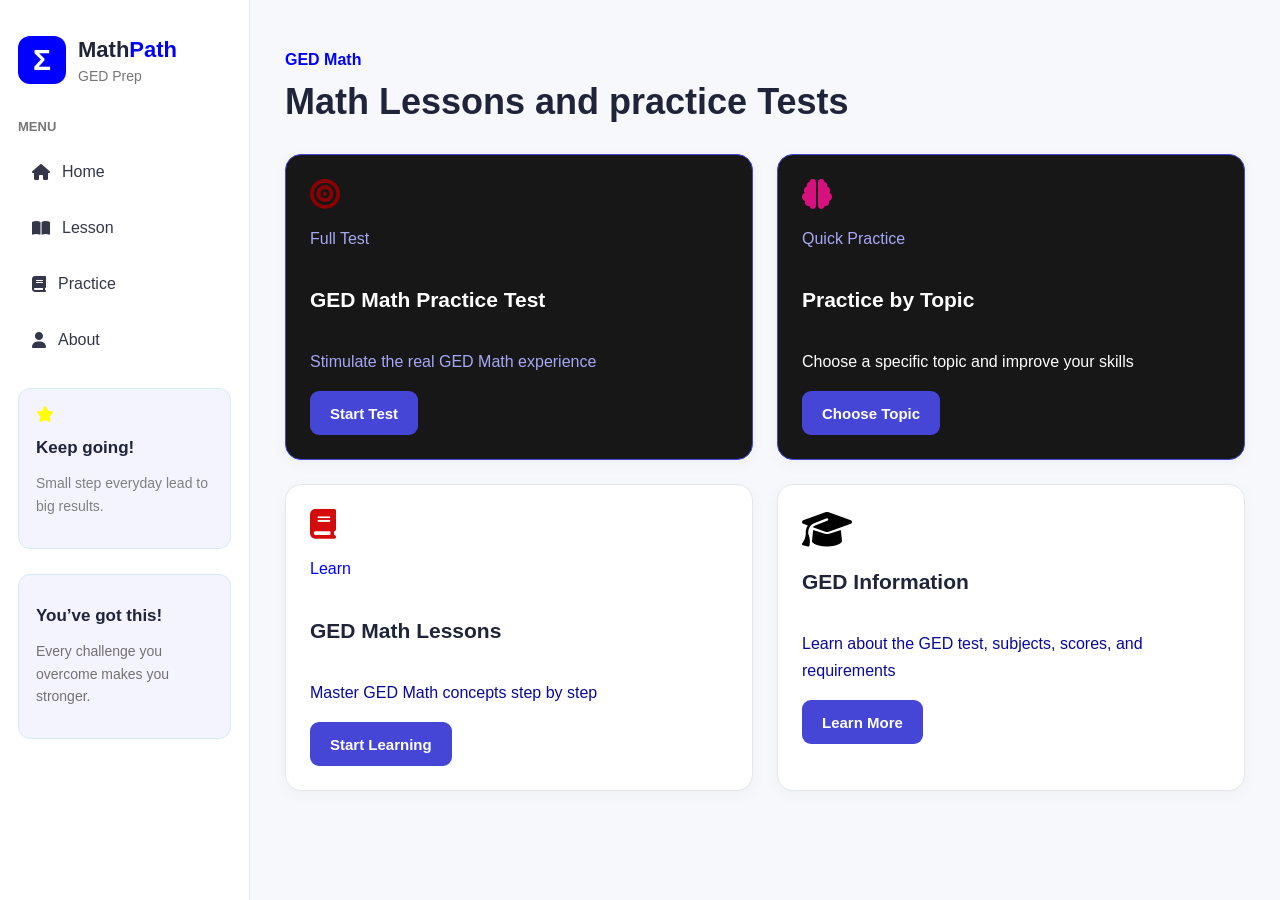
<file: index.html>
<!DOCTYPE html>
<html lang="en">

    <head>
        
        <!-- Google tag (gtag.js) -->
        <script async src="https://www.googletagmanager.com/gtag/js?id=G-ZPNDLRY6LM"></script>
        <script>
          window.dataLayer = window.dataLayer || [];
          function gtag(){dataLayer.push(arguments);}
          gtag('js', new Date());
        
          gtag('config', 'G-ZPNDLRY6LM');
        </script>

      <meta charset="utf-8">
      <meta name="viewport" content="width=device-width, initial-scale=1.0">
      <meta name="google-site-verification" content="QpsDoaMDOqGHe27wv4IySClqO9xwnsXfHRm6nEXWphU" />


      <title>GED MathPath | GED Math Lessons & Practice Tests</title>
      <link rel="icon" type="image/png" href="favicon.png">
      <meta name="description" content="Prepare for the GED Math test with clear math lessons, worked examples, and practice questions to build your skills and confidence.">

      <link rel="stylesheet" href="styles/main-page.css">
      <link
              rel="stylesheet"
              href="https://cdnjs.cloudflare.com/ajax/libs/font-awesome/6.7.2/css/all.min.css"
      >
    </head>


    <body>

        <aside class="sidebar">

            <div class="sidebar-header">

                <div class="logo">
                  <h2>Σ</h2>
                </div>

                <div class="sidebar-header-texts">
                  <h1>Math<span style="color:blue;">Path</span></h1>
                  <p>GED Prep</p>
                </div>

            </div>

            <div class="sidebar-menu">

              <p>Menu</p>


              <div class="sidebar-menu-button">

                <a href="index.html">
                  <button>
                    <i class="fa-solid fa-house"></i>
                    Home
                  </button>
                </a>

                <a href="pages/lessons.html">
                  <button>
                    <i class="fa-solid fa-book-open"></i>
                    Lesson
                  </button>
                </a>

                <a href="pages/practice-sets.html">
                  <button>
                    <i class="fa-solid fa-book"></i>
                    Practice
                  </button>
                </a>


                <a href="pages/about.html">
                  <button>
                    <i class="fa-solid fa-user"></i>
                    About
                  </button>
                </a>

              </div>


              <div class="sidebar-menu-card">

                <i
                        class="fa-solid fa-star"
                        style="color: yellow"
                ></i>

                <h2>Keep going!</h2>

                <p style="color: gray">
                  Small step everyday lead to big results.
                </p>

              </div>

              <div class="sidebar-menue-card2">

                <h2>You’ve got this!</h2>

                <p style="color: #777070">
                  Every challenge you overcome makes you stronger.
                </p>

              </div>

            </div>

        </aside>



        <div class="main-body">

          <p style="color: blue">
            GED Math
          </p>

          <h1>
            Math Lessons and practice Tests
          </h1>



          <div class="all-cards">


            <div class="practice-card">

              <i
                      class="fa-solid fa-bullseye"
                      style="color: darkred; font-size: 30px"
              ></i>

              <p style="color: #a7a7f6">
                Full Test
              </p>

              <h2>
                GED Math Practice Test
              </h2>

              <p style="color: #a7a7f6">
                Stimulate the real GED Math experience
              </p>
              <a href="pages/practice-sets.html">
              <button>
                Start Test
              </button>
              </a>

            </div>



            <div class="practice-by-topic-car">

              <i
                      class="fa-solid fa-brain"
                      style="color: #d6117d; font-size: 30px;"
              ></i>

              <p style="color: #a7a7f6">
                Quick Practice
              </p>

              <h2>
                Practice by Topic
              </h2>

              <p>
                Choose a specific topic and improve your skills
              </p>
              <a href="pages/practice-topics.html">
              <button>
                Choose Topic
              </button>
              </a>

            </div>



            <div class="lesson-card">

              <i
                      class="fa-solid fa-book"
                      style="color: #d30b0b; font-size: 30px;"
              ></i>

              <p style="color: blue">
                Learn
              </p>

              <h2>
                GED Math Lessons
              </h2>

              <p style="color: #09099a">
                Master GED Math concepts step by step
              </p>
              <a href="pages/lessons.html">
              <button>
                Start Learning
              </button>
              </a>

            </div>



            <div class="GED-info-card">

              <i
                      class="fa-solid fa-graduation-cap"
                      style="color: black; font-size: 40px;"
              ></i>

              <h2>
                GED Information
              </h2>

              <p style="color:#09099a">
                Learn about the GED test, subjects, scores, and requirements
              </p>
              <a href="pages/about.html">
              <button>
                Learn More
              </button>
              </a>

            </div>

          </div>

        </div>

    </body>

</html>
</file>
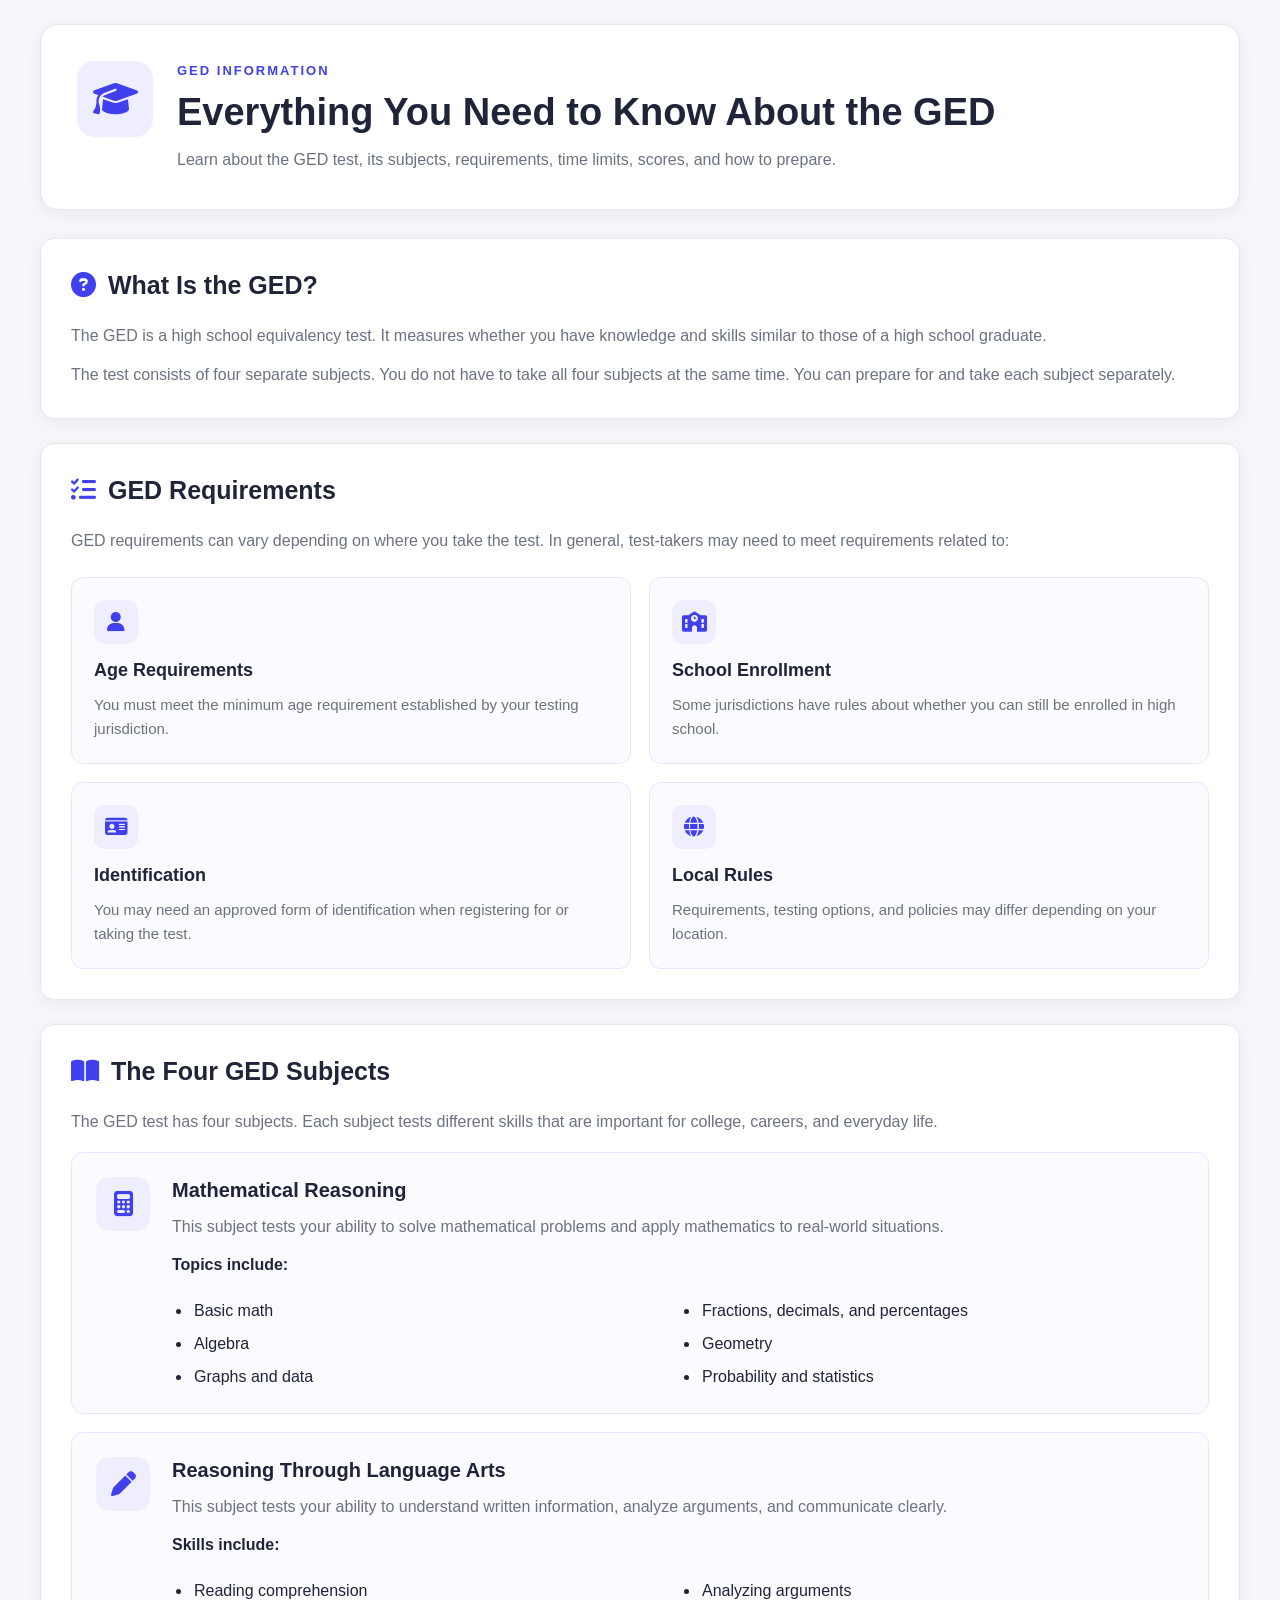
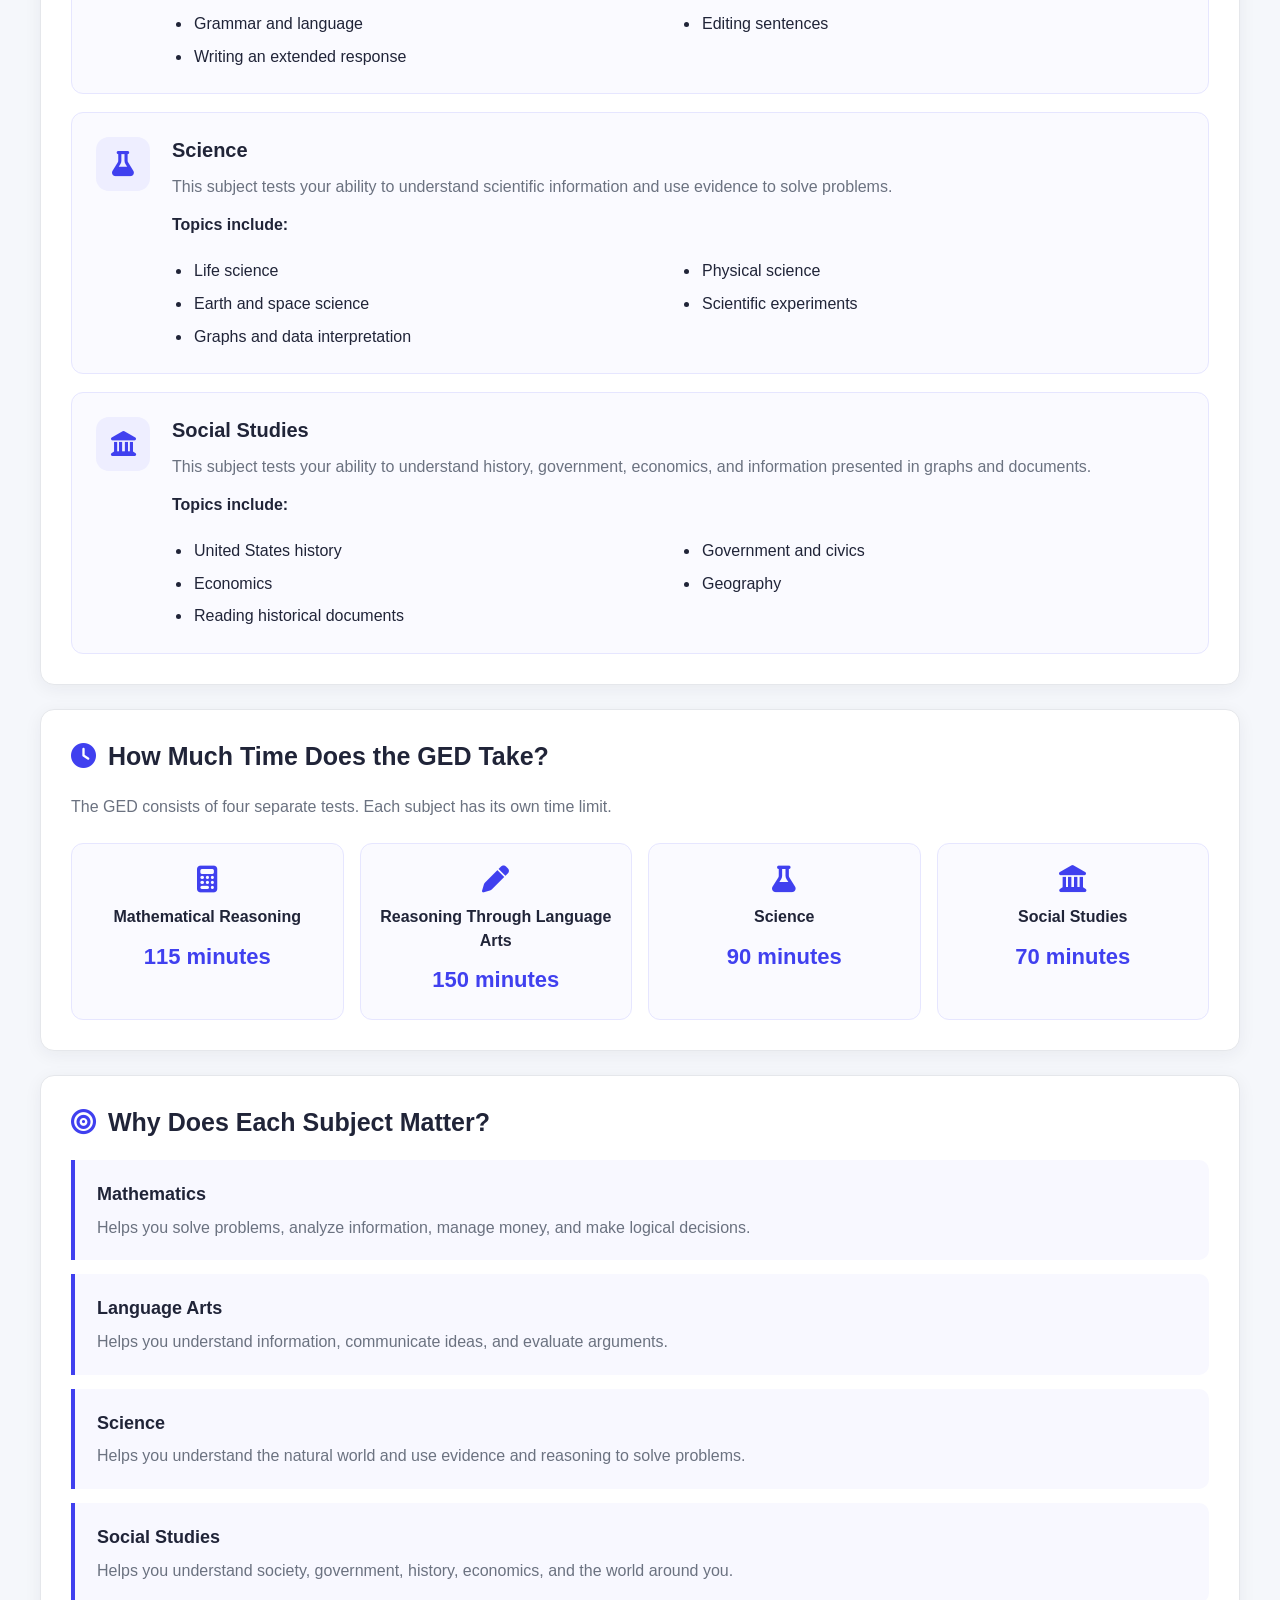
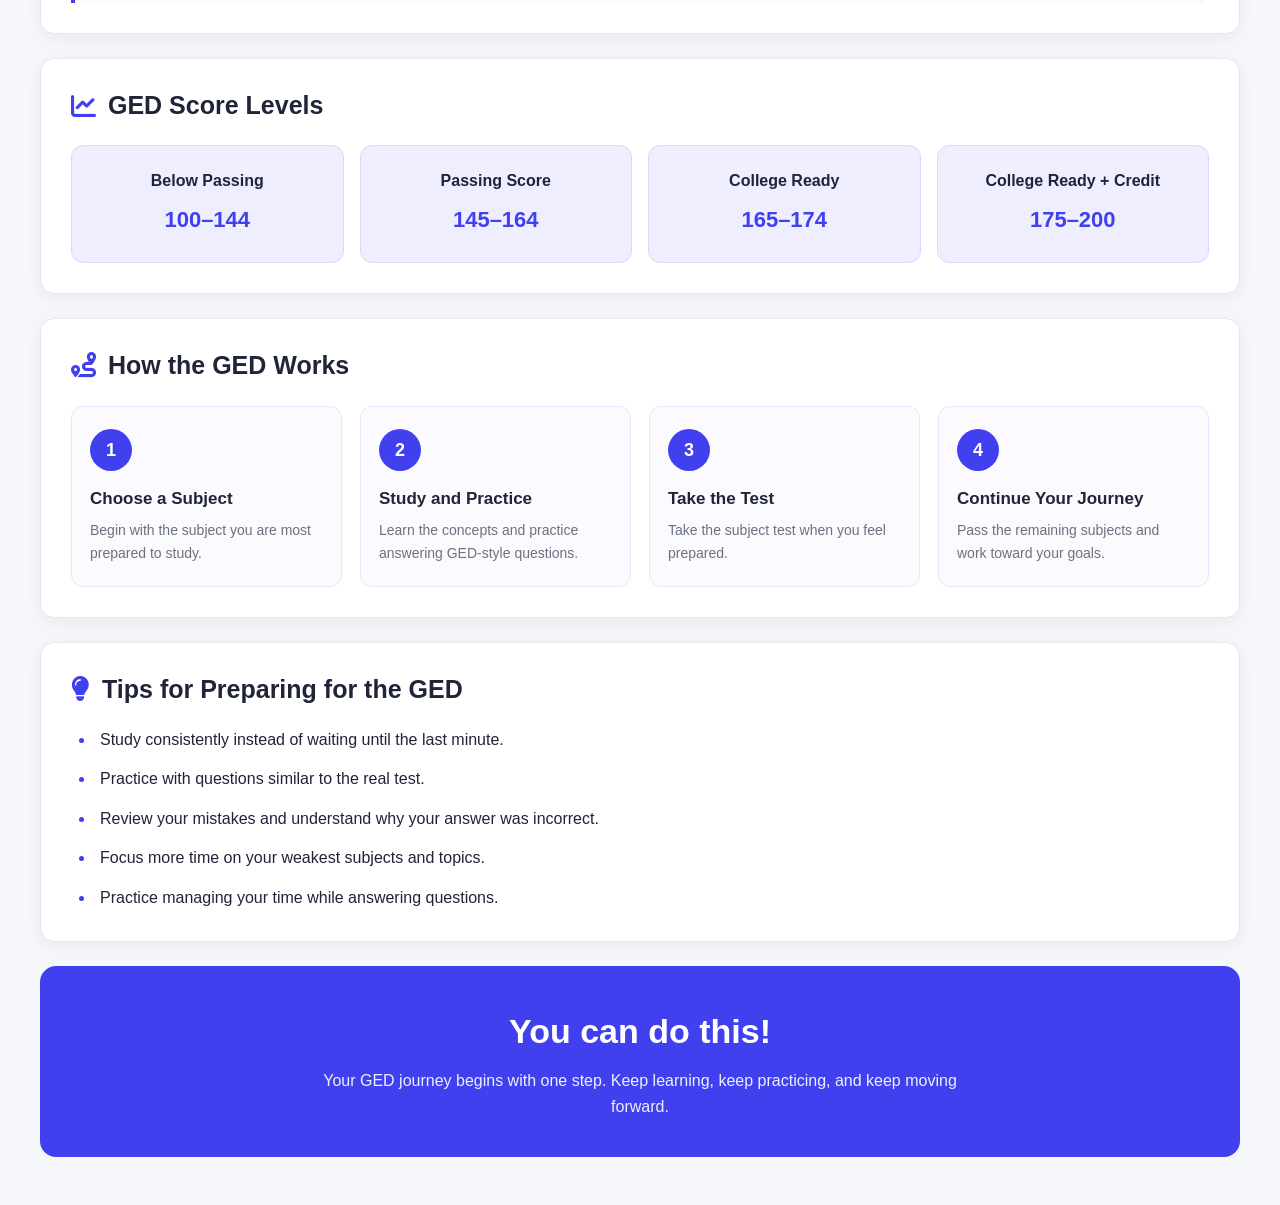
<file: pages/about.html>
<!DOCTYPE html>
<html lang="en">

<head>
    <meta charset="utf-8">
    <meta name="viewport" content="width=device-width, initial-scale=1">

    <title>GED Information</title>

    <link rel="stylesheet" href="../styles/about.css">

    <link
            rel="stylesheet"
            href="https://cdnjs.cloudflare.com/ajax/libs/font-awesome/6.7.2/css/all.min.css"
    >
</head>

<body>

<main class="ged-information">

    <!-- Page Header -->
    <section class="ged-header">

        <i class="fa-solid fa-graduation-cap"></i>

        <div>
            <p>GED INFORMATION</p>

            <h1>Everything You Need to Know About the GED</h1>

            <p>
                Learn about the GED test, its subjects, requirements,
                time limits, scores, and how to prepare.
            </p>
        </div>

    </section>


    <!-- What Is the GED? -->
    <section class="information-section">

        <h2>
            <i class="fa-solid fa-circle-question"></i>
            What Is the GED?
        </h2>

        <p>
            The GED is a high school equivalency test. It measures whether
            you have knowledge and skills similar to those of a high school
            graduate.
        </p>

        <p>
            The test consists of four separate subjects. You do not have to
            take all four subjects at the same time. You can prepare for and
            take each subject separately.
        </p>

    </section>


    <!-- GED Requirements -->
    <section class="information-section">

        <h2>
            <i class="fa-solid fa-list-check"></i>
            GED Requirements
        </h2>

        <p>
            GED requirements can vary depending on where you take the test.
            In general, test-takers may need to meet requirements related to:
        </p>

        <div class="requirement-list">

            <div class="requirement-card">
                <i class="fa-solid fa-user"></i>

                <h3>Age Requirements</h3>

                <p>
                    You must meet the minimum age requirement established by
                    your testing jurisdiction.
                </p>
            </div>

            <div class="requirement-card">
                <i class="fa-solid fa-school"></i>

                <h3>School Enrollment</h3>

                <p>
                    Some jurisdictions have rules about whether you can still
                    be enrolled in high school.
                </p>
            </div>

            <div class="requirement-card">
                <i class="fa-solid fa-id-card"></i>

                <h3>Identification</h3>

                <p>
                    You may need an approved form of identification when
                    registering for or taking the test.
                </p>
            </div>

            <div class="requirement-card">
                <i class="fa-solid fa-globe"></i>

                <h3>Local Rules</h3>

                <p>
                    Requirements, testing options, and policies may differ
                    depending on your location.
                </p>
            </div>

        </div>

    </section>


    <!-- Four GED Subjects -->
    <section class="information-section">

        <h2>
            <i class="fa-solid fa-book-open"></i>
            The Four GED Subjects
        </h2>

        <p>
            The GED test has four subjects. Each subject tests different
            skills that are important for college, careers, and everyday life.
        </p>


        <!-- Math -->
        <div class="subject-card">

            <i class="fa-solid fa-calculator"></i>

            <div>
                <h3>Mathematical Reasoning</h3>

                <p>
                    This subject tests your ability to solve mathematical
                    problems and apply mathematics to real-world situations.
                </p>

                <strong>Topics include:</strong>

                <ul>
                    <li>Basic math</li>
                    <li>Fractions, decimals, and percentages</li>
                    <li>Algebra</li>
                    <li>Geometry</li>
                    <li>Graphs and data</li>
                    <li>Probability and statistics</li>
                </ul>
            </div>

        </div>


        <!-- RLA -->
        <div class="subject-card">

            <i class="fa-solid fa-pen"></i>

            <div>
                <h3>Reasoning Through Language Arts</h3>

                <p>
                    This subject tests your ability to understand written
                    information, analyze arguments, and communicate clearly.
                </p>

                <strong>Skills include:</strong>

                <ul>
                    <li>Reading comprehension</li>
                    <li>Analyzing arguments</li>
                    <li>Grammar and language</li>
                    <li>Editing sentences</li>
                    <li>Writing an extended response</li>
                </ul>
            </div>

        </div>


        <!-- Science -->
        <div class="subject-card">

            <i class="fa-solid fa-flask"></i>

            <div>
                <h3>Science</h3>

                <p>
                    This subject tests your ability to understand scientific
                    information and use evidence to solve problems.
                </p>

                <strong>Topics include:</strong>

                <ul>
                    <li>Life science</li>
                    <li>Physical science</li>
                    <li>Earth and space science</li>
                    <li>Scientific experiments</li>
                    <li>Graphs and data interpretation</li>
                </ul>
            </div>

        </div>


        <!-- Social Studies -->
        <div class="subject-card">

            <i class="fa-solid fa-landmark"></i>

            <div>
                <h3>Social Studies</h3>

                <p>
                    This subject tests your ability to understand history,
                    government, economics, and information presented in graphs
                    and documents.
                </p>

                <strong>Topics include:</strong>

                <ul>
                    <li>United States history</li>
                    <li>Government and civics</li>
                    <li>Economics</li>
                    <li>Geography</li>
                    <li>Reading historical documents</li>
                </ul>
            </div>

        </div>

    </section>


    <!-- Test Time -->
    <section class="information-section">

        <h2>
            <i class="fa-solid fa-clock"></i>
            How Much Time Does the GED Take?
        </h2>

        <p>
            The GED consists of four separate tests. Each subject has its
            own time limit.
        </p>

        <div class="time-cards">

            <div class="time-card">
                <i class="fa-solid fa-calculator"></i>
                <h3>Mathematical Reasoning</h3>
                <p>115 minutes</p>
            </div>

            <div class="time-card">
                <i class="fa-solid fa-pen"></i>
                <h3>Reasoning Through Language Arts</h3>
                <p>150 minutes</p>
            </div>

            <div class="time-card">
                <i class="fa-solid fa-flask"></i>
                <h3>Science</h3>
                <p>90 minutes</p>
            </div>

            <div class="time-card">
                <i class="fa-solid fa-landmark"></i>
                <h3>Social Studies</h3>
                <p>70 minutes</p>
            </div>

        </div>

    </section>


    <!-- Purpose of Each Subject -->
    <section class="information-section">

        <h2>
            <i class="fa-solid fa-bullseye"></i>
            Why Does Each Subject Matter?
        </h2>


        <div class="purpose-card">

            <h3>Mathematics</h3>

            <p>
                Helps you solve problems, analyze information, manage money,
                and make logical decisions.
            </p>

        </div>


        <div class="purpose-card">

            <h3>Language Arts</h3>

            <p>
                Helps you understand information, communicate ideas, and
                evaluate arguments.
            </p>

        </div>


        <div class="purpose-card">

            <h3>Science</h3>

            <p>
                Helps you understand the natural world and use evidence
                and reasoning to solve problems.
            </p>

        </div>


        <div class="purpose-card">

            <h3>Social Studies</h3>

            <p>
                Helps you understand society, government, history, economics,
                and the world around you.
            </p>

        </div>

    </section>


    <!-- GED Scores -->
    <section class="information-section">

        <h2>
            <i class="fa-solid fa-chart-line"></i>
            GED Score Levels
        </h2>

        <div class="score-cards">

            <div class="score-card">
                <h3>Below Passing</h3>
                <p>100–144</p>
            </div>

            <div class="score-card">
                <h3>Passing Score</h3>
                <p>145–164</p>
            </div>

            <div class="score-card">
                <h3>College Ready</h3>
                <p>165–174</p>
            </div>

            <div class="score-card">
                <h3>College Ready + Credit</h3>
                <p>175–200</p>
            </div>

        </div>

    </section>


    <!-- How the Test Works -->
    <section class="information-section">

        <h2>
            <i class="fa-solid fa-route"></i>
            How the GED Works
        </h2>

        <div class="steps">

            <div class="step">
                <span>1</span>
                <h3>Choose a Subject</h3>
                <p>
                    Begin with the subject you are most prepared to study.
                </p>
            </div>

            <div class="step">
                <span>2</span>
                <h3>Study and Practice</h3>
                <p>
                    Learn the concepts and practice answering GED-style questions.
                </p>
            </div>

            <div class="step">
                <span>3</span>
                <h3>Take the Test</h3>
                <p>
                    Take the subject test when you feel prepared.
                </p>
            </div>

            <div class="step">
                <span>4</span>
                <h3>Continue Your Journey</h3>
                <p>
                    Pass the remaining subjects and work toward your goals.
                </p>
            </div>

        </div>

    </section>


    <!-- Preparation Tips -->
    <section class="information-section">

        <h2>
            <i class="fa-solid fa-lightbulb"></i>
            Tips for Preparing for the GED
        </h2>

        <ul class="tips-list">

            <li>
                Study consistently instead of waiting until the last minute.
            </li>

            <li>
                Practice with questions similar to the real test.
            </li>

            <li>
                Review your mistakes and understand why your answer was incorrect.
            </li>

            <li>
                Focus more time on your weakest subjects and topics.
            </li>

            <li>
                Practice managing your time while answering questions.
            </li>

        </ul>

    </section>


    <!-- Motivation -->
    <section class="ged-motivation">

        <h2>You can do this!</h2>

        <p>
            Your GED journey begins with one step.
            Keep learning, keep practicing, and keep moving forward.
        </p>

    </section>

</main>

</body>

</html>
</file>
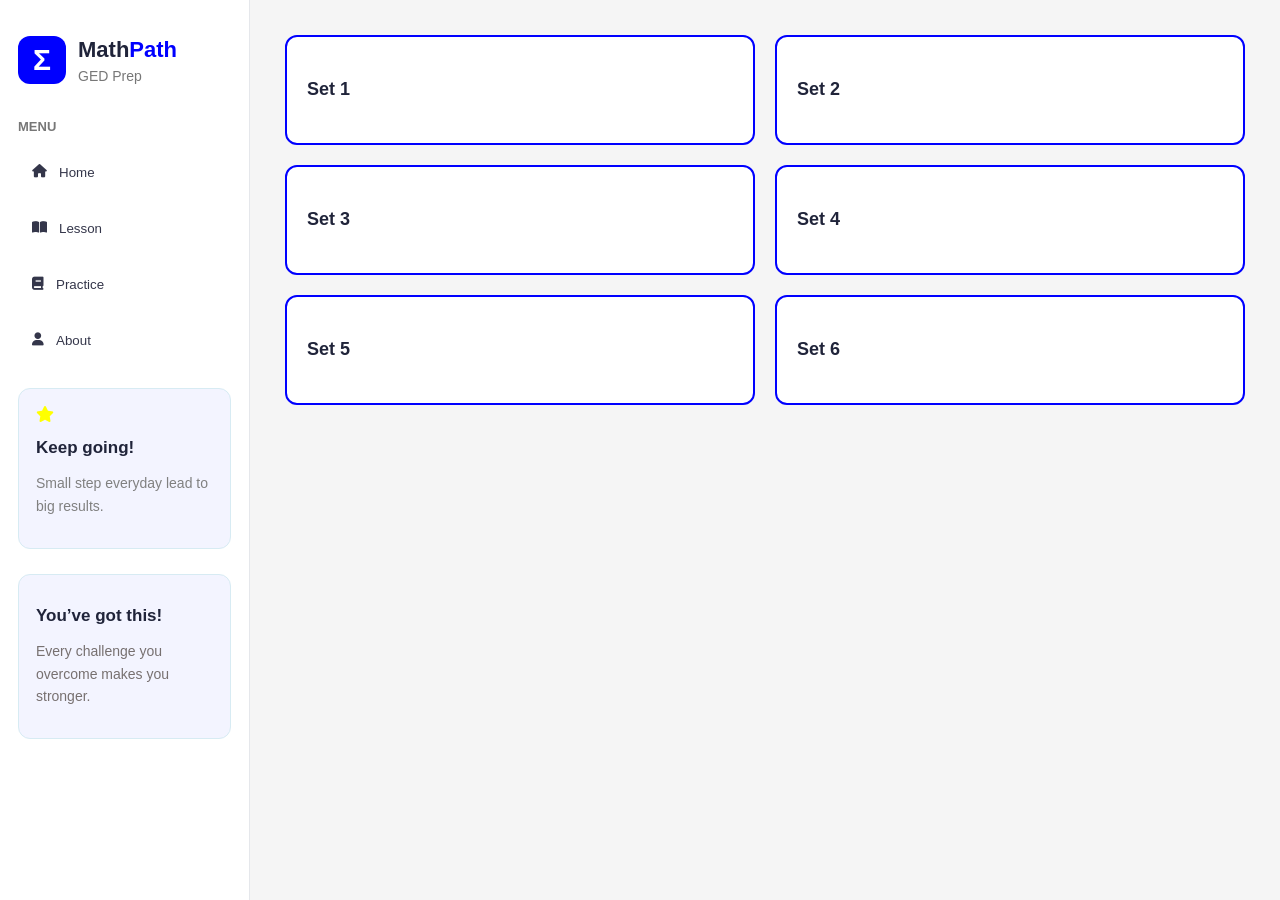
<file: pages/practice-sets.html>
<!DOCTYPE html>
<html lang="en">
    <head>
        <meta charset="UTF-8">
        <title>Practice Sets</title>
        <link rel="stylesheet" href="../styles/Practice-Sets.css">
        <link
                rel="stylesheet"
                href="https://cdnjs.cloudflare.com/ajax/libs/font-awesome/6.7.2/css/all.min.css"
        >
    </head>
    <body>
    <aside class="sidebar">

        <div class="sidebar-header">

            <div class="logo">
                <h2>Σ</h2>
            </div>

            <div class="sidebar-header-texts">
                <h1>Math<span style="color:blue;">Path</span></h1>
                <p>GED Prep</p>
            </div>

        </div>

        <div class="sidebar-menu">

            <p>Menu</p>


            <div class="sidebar-menu-button">

                <a href="../index.html">
                    <button>
                        <i class="fa-solid fa-house"></i>
                        Home
                    </button>
                </a>

                <a href="../pages/lessons.html">
                    <button>
                        <i class="fa-solid fa-book-open"></i>
                        Lesson
                    </button>
                </a>

                <a href="../pages/practice-sets.html">
                    <button>
                        <i class="fa-solid fa-book"></i>
                        Practice
                    </button>
                </a>

                <a href="../pages/about.html">
                    <button>
                        <i class="fa-solid fa-user"></i>
                        About
                    </button>
                </a>

            </div>


            <div class="sidebar-menu-card">

                <i
                        class="fa-solid fa-star"
                        style="color: yellow"
                ></i>

                <h2>Keep going!</h2>

                <p style="color: gray">
                    Small step everyday lead to big results.
                </p>

            </div>

            <div class="sidebar-menue-card2">

                <h2>You’ve got this!</h2>

                <p style="color: #777070">
                    Every challenge you overcome makes you stronger.
                </p>

            </div>

        </div>

    </aside>

    <div class="sets-container"></div>

    <script type="module" src="../scripts/Practice-Sets.js"></script>

    </body>
</html>
</file>
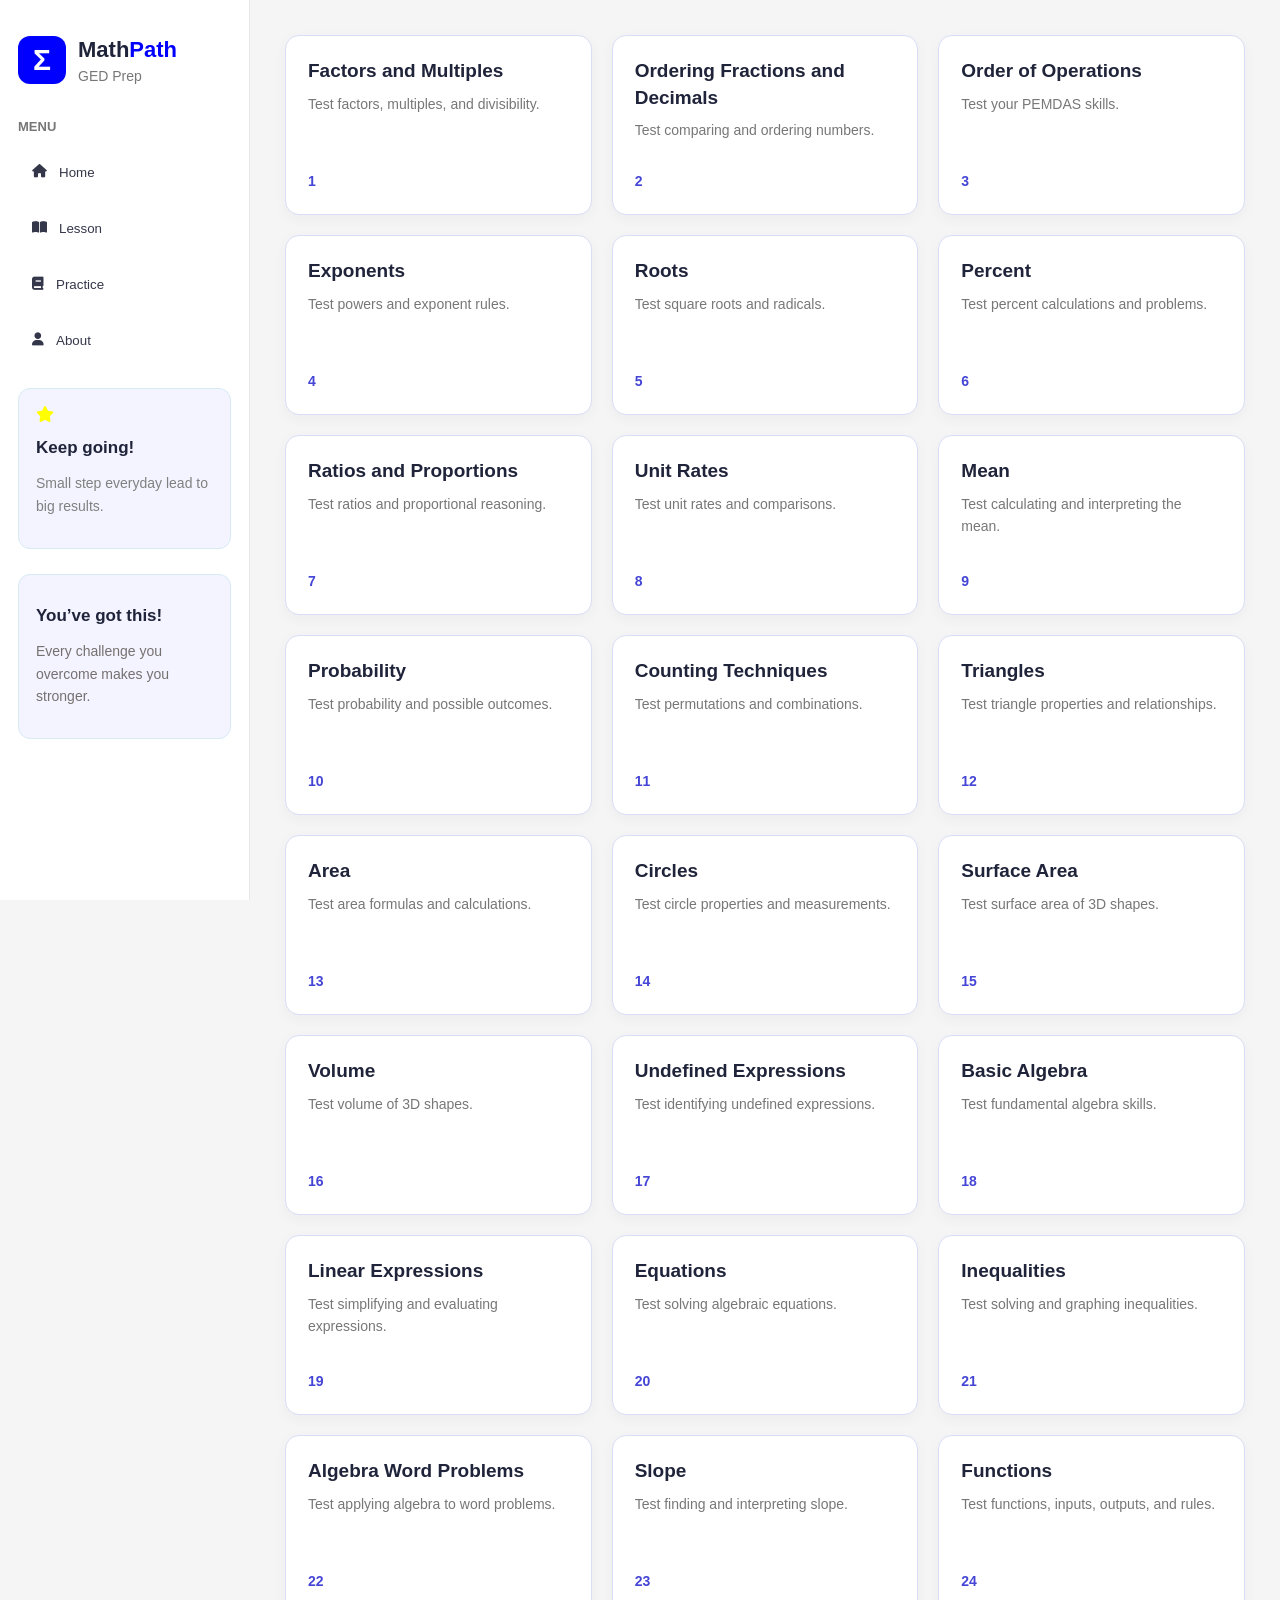
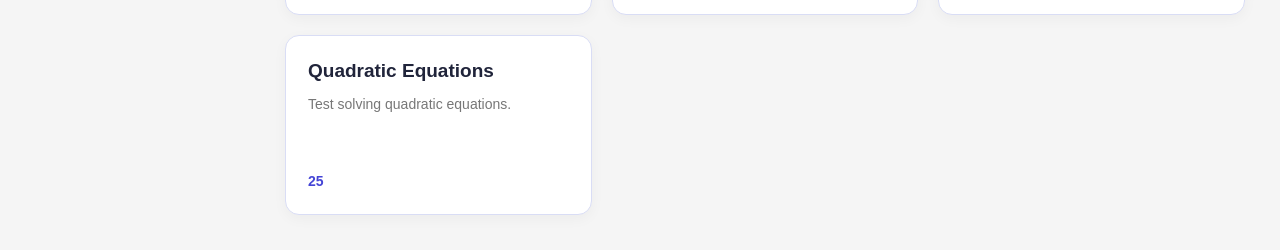
<file: pages/practice-topics.html>
<!DOCTYPE html>
<html lang="en">
<head>
    <meta charset="UTF-8">
    <title>practice by topic</title>
    <link href="../styles/practice-by-topic-page.css" rel="stylesheet">
    <link
            rel="stylesheet"
            href="https://cdnjs.cloudflare.com/ajax/libs/font-awesome/6.7.2/css/all.min.css">
</head>
<body>
<aside class="sidebar">


    <div class="sidebar-header">

        <div class="logo">
            <h2>Σ</h2>
        </div>

        <div class="sidebar-header-texts">
            <h1>Math<span style="color:blue;">Path</span></h1>
            <p>GED Prep</p>
        </div>

    </div>

    <!-- Sidebar Menu -->
    <div class="sidebar-menu">

        <p>Menu</p>


        <div class="sidebar-menu-button">

            <a href="../index.html">
                <button>
                    <i class="fa-solid fa-house"></i>
                    Home
                </button>
            </a>

            <a href="../pages/lessons.html">
                <button>
                    <i class="fa-solid fa-book-open"></i>
                    Lesson
                </button>
            </a>

            <a href="../pages/practice-sets.html">
                <button>
                    <i class="fa-solid fa-book"></i>
                    Practice
                </button>
            </a>

            <a href="../pages/about.html">
                <button>
                    <i class="fa-solid fa-user"></i>
                    About
                </button>
            </a>

        </div>


        <div class="sidebar-menu-card">

            <i
                    class="fa-solid fa-star"
                    style="color: yellow"
            ></i>

            <h2>Keep going!</h2>

            <p style="color: gray">
                Small step everyday lead to big results.
            </p>

        </div>

        <div class="sidebar-menue-card2">

            <h2>You’ve got this!</h2>

            <p style="color: #777070">
                Every challenge you overcome makes you stronger.
            </p>

        </div>

    </div>

</aside>
<div class="practice-container"></div>
</body>

<script type=module  src="../scripts/practice-by-topic-page.js"></script>
</html>
</file>
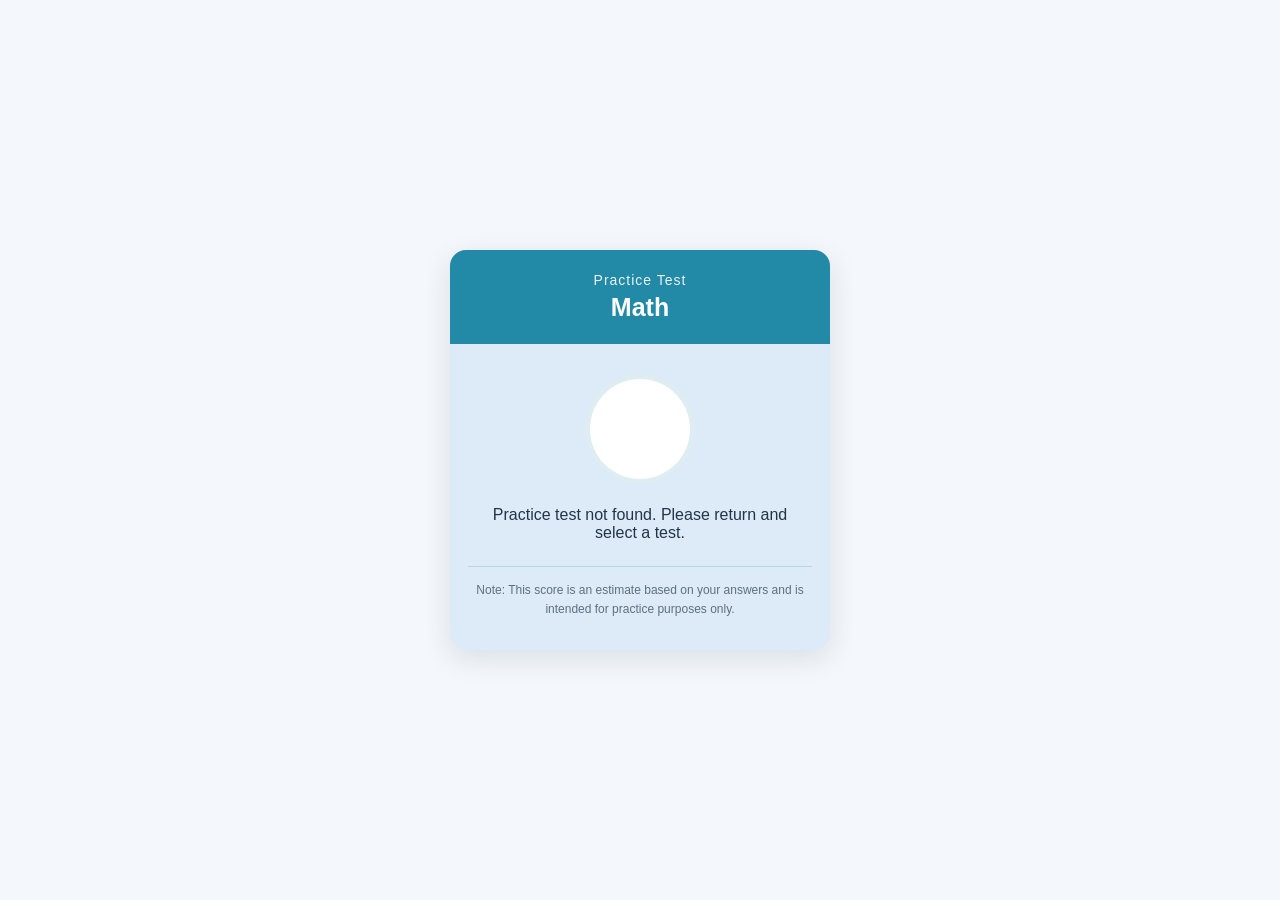
<file: pages/result.html>
<!DOCTYPE html>
<html lang="en">
<head>
    <meta charset="UTF-8">
    <meta name="viewport" content="width=device-width, initial-scale=1.0">
    <title>Result Page</title>
    <link rel="stylesheet" href="../styles/result-page.css">
</head>
<body>
    <div class="scoreContainer">
        <header>
            <p>Practice Test</p>
            <h3>Math</h3>
        </header>

        <div class="score"></div>

        <div class="result"></div>

        <div class="note">
            <p>
                Note: This score is an estimate based on your answers
                and is intended for practice purposes only.
            </p>
        </div>
    </div>

    <script type="module" src="../scripts/result-page.js"></script>
</body>
</html>
</file>
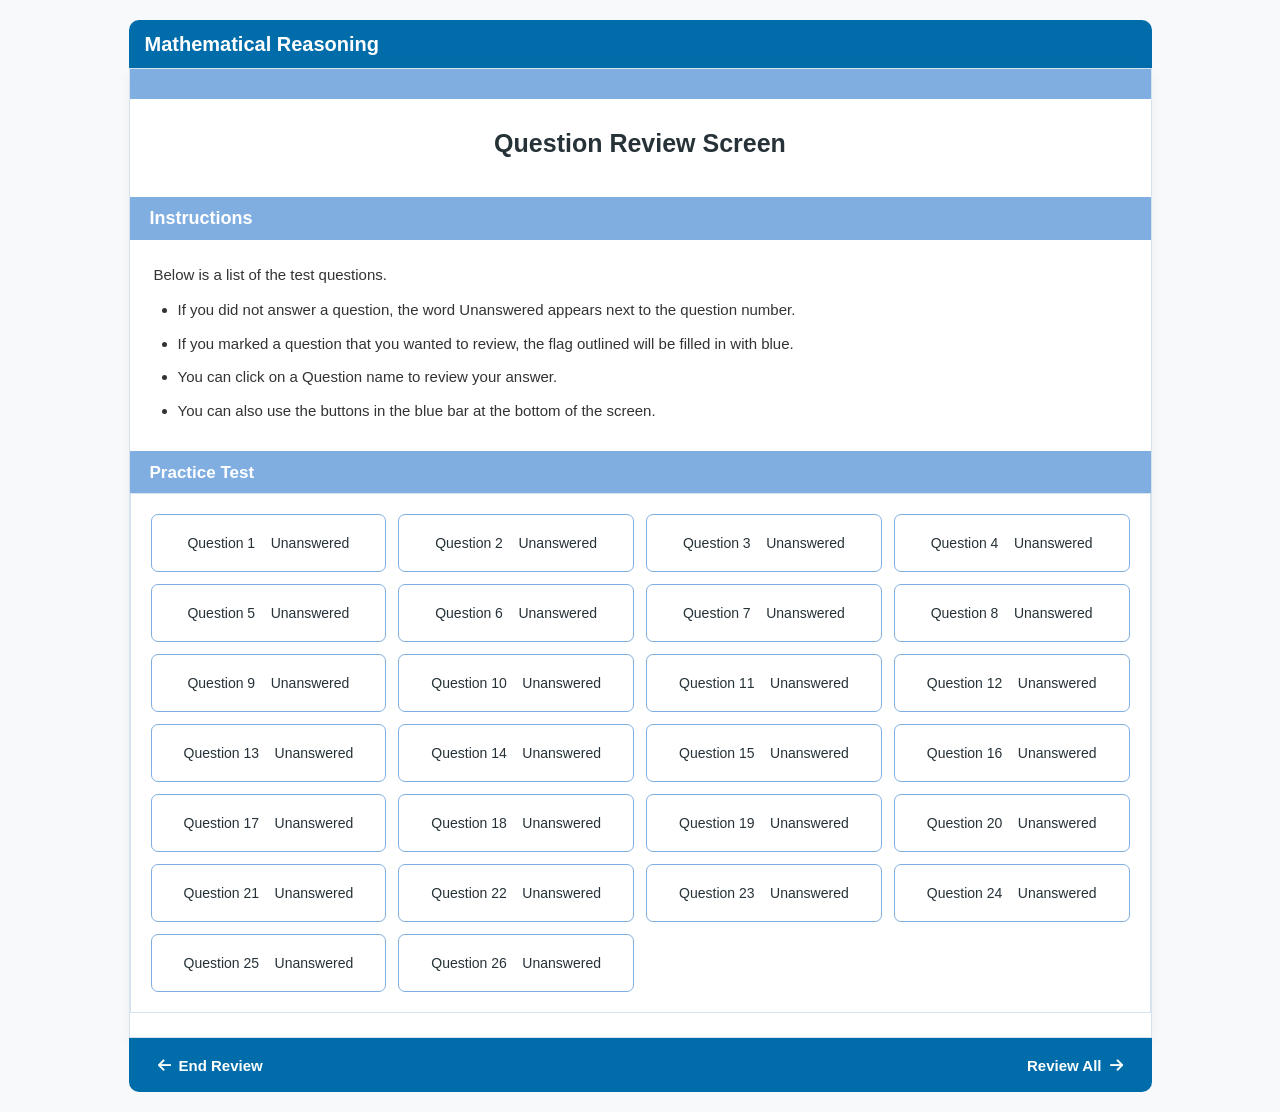
<file: pages/review.html>
<!DOCTYPE html>
<html lang="en">
<head>
    <meta charset="UTF-8">
    <title>Title</title>
    <link rel="stylesheet" href="../styles/review-page.css">
    <link
    rel="stylesheet"
    href="https://cdnjs.cloudflare.com/ajax/libs/font-awesome/6.7.2/css/all.min.css"
>
    <meta name="viewport" content="width=device-width, initial-scale=1">

</head>
<body>

<header class="header">
    <h1>Mathematical Reasoning</h1>
</header>
<div class="main-body">
    <div class="subHeader">

    </div>
    <h2 style="margin-bottom: 60px">Question Review Screen</h2>
    <div class="instruction">
        <h3>Instructions</h3>
    </div>

    <div class="information">
        <p>Below is a list of the test questions.</p>
        <ul>
            <li>If you did not answer a question, the word Unanswered appears next to the question number.</li>
            <li>If you marked a question that you wanted to review, the flag outlined will be filled in with blue.</li>
            <li>You can click on a Question name to review your answer.</li>
            <li>You can also use the buttons in the blue bar at the bottom of the screen.</li>
        </ul>
    </div>

    <div class="practice-question">
        <h3>Practice Test</h3>
        <div class="question-number">
        </div>
    </div>
    <div class="question-container">

    </div>
</div>

<footer class="footer">
    <button class="endBtn">
        <i class="fa-solid fa-arrow-left "></i>
        End Review
    </button>
    <button class="reviewBtn">
        Review All
        <i class="fa-solid fa-arrow-right"></i>
    </button>

</footer>

<div class="container"></div>



<script type="module" src="../scripts/reviwe-page.js"></script>
</body>
</html>
</file>
<file: styles/main-page.css>
/* =========================
   1. Global styles
========================= */

* {
    box-sizing: border-box;
}

html {
    width: 100%;
    min-height: 100%;
}

body {
    margin: 0;
    min-height: 100vh;
    font-family: Arial, Helvetica, sans-serif;
    background-color: #f7f8fc;
    color: #20243a;
}

button {
    font: inherit;
    cursor: pointer;
}

img {
    max-width: 100%;
    height: auto;
}

/* =========================
   2. Sidebar
========================= */

.sidebar {
    position: fixed;
    top: 0;
    left: 0;
    width: 250px;
    height: 100vh;
    padding: 24px 18px;
    background-color: #fff;
    border-right: 1px solid #e5e7eb;
    overflow-y: auto;
    z-index: 10;
}

.sidebar-header {
    display: flex;
    align-items: center;
    gap: 12px;
    margin: 12px 0 35px;
}

.logo {
    width: 48px;
    height: 48px;
    flex-shrink: 0;
    display: flex;
    justify-content: center;
    align-items: center;
    border-radius: 12px;
    background-color: blue;
}

.logo h2 {
    margin: 0;
    font-size: 30px;
    color: white;
}

.sidebar-header-texts {
    min-width: 0;
}

.sidebar-header-texts h1 {
    margin: 0;
    font-size: 22px;
}

.sidebar-header-texts p {
    margin: 5px 0 0;
    color: #777;
    font-size: 14px;
}

.sidebar-menu {
    margin-top: 25px;
}

.sidebar-menu > p {
    color: #777;
    font-size: 13px;
    font-weight: bold;
    text-transform: uppercase;
}

.sidebar-menu-button {
    display: flex;
    flex-direction: column;
    gap: 10px;
    margin-top: 15px;
}

.sidebar-menu-button a {
    display: block;
    text-decoration: none;
}

.sidebar-menu-button button {
    display: flex;
    align-items: center;
    gap: 12px;
    width: 100%;
    min-height: 46px;
    padding: 12px 14px;
    border: none;
    border-radius: 9px;
    background-color: transparent;
    color: #34364a;
    text-align: left;
}

.sidebar-menu-button button:hover,
.sidebar-menu-button button:focus-visible {
    background-color: #eef0ff;
    color: #4141cc;
}

.sidebar-menu-card,
.sidebar-menue-card2 {
    margin-top: 25px;
    padding: 17px;
    border: 1px solid #d7ebf3;
    border-radius: 12px;
    background-color: #f3f4ff;
    overflow-wrap: anywhere;
}

.sidebar-menu-card h2,
.sidebar-menue-card2 h2 {
    font-size: 17px;
}

.sidebar-menu-card p,
.sidebar-menue-card2 p {
    font-size: 14px;
    line-height: 1.6;
}

/* =========================
   3. Main content
========================= */

.main-body {
    min-width: 0;
    margin-left: 250px;
    padding: 35px;
}

.main-body > p {
    margin-bottom: 10px;
    font-weight: bold;
}

.main-body > h1 {
    max-width: 800px;
    margin: 0 0 28px;
    font-size: clamp(26px, 3vw, 36px);
    line-height: 1.3;
    overflow-wrap: anywhere;
}

/* =========================
   4. Cards layout
========================= */

.all-cards {
    display: grid;
    grid-template-columns: repeat(2, minmax(0, 1fr));
    gap: 24px;
    width: 100%;
    align-items: stretch;
}

.practice-card,
.practice-by-topic-car,
.lesson-card,
.GED-info-card {
    display: flex;
    flex-direction: column;
    align-items: flex-start;
    min-width: 0;
    min-height: 290px;
    height: auto;
    margin: 0;
    padding: 24px;
    border: 1px solid #e5e7eb;
    border-radius: 16px;
    background-color: #fff;
    color: #20243a;
    box-shadow: 0 4px 15px rgba(0, 0, 0, 0.04);
    overflow-wrap: anywhere;
}

.practice-card h2,
.practice-by-topic-car h2,
.lesson-card h2,
.GED-info-card h2 {
    font-size: 21px;
    line-height: 1.4;
}

.practice-card p,
.practice-by-topic-car p,
.lesson-card p,
.GED-info-card p {
    line-height: 1.7;
}

/* Keep buttons at the bottom when cards have different text lengths */

.practice-card button,
.practice-by-topic-car button,
.lesson-card button,
.GED-info-card button {
    width: auto;
    max-width: 100%;
    min-height: 44px;
    margin-top: auto;
    padding: 12px 20px;
    border: none;
    border-radius: 9px;
    background-color: #4545d6;
    color: white;
    font-size: 15px;
    font-weight: bold;
}

.practice-card button:hover,
.practice-by-topic-car button:hover,
.lesson-card button:hover,
.GED-info-card button:hover {
    background-color: #3333b5;
}

/* Optional dark appearance for practice cards */

.practice-card,
.practice-by-topic-car {
    background-color: #171717;
    color: #fff;
    border-color: #4545d6;
}

/* =========================
   5. Keyboard accessibility
========================= */

button:focus-visible,
a:focus-visible {
    outline: 3px solid #7777ff;
    outline-offset: 3px;
}

/* =========================
   6. Tablets and smaller laptops
========================= */

@media (max-width: 1024px) {
    .sidebar {
        width: 220px;
        padding: 20px 14px;
    }

    .main-body {
        margin-left: 220px;
        padding: 26px;
    }

    .all-cards {
        gap: 16px;
    }

    .practice-card,
    .practice-by-topic-car,
    .lesson-card,
    .GED-info-card {
        padding: 20px;
    }

    .sidebar-header-texts h1 {
        font-size: 20px;
    }
}

/* =========================
   7. Mobile phones
========================= */

@media (max-width: 767px) {
    .sidebar {
        position: relative;
        width: 100%;
        height: auto;
        padding: 16px;
        overflow: visible;
        border-right: none;
        border-bottom: 1px solid #e5e7eb;
    }

    .sidebar-header {
        margin: 0 0 20px;
    }

    .sidebar-menu {
        margin-top: 0;
    }

    .sidebar-menu > p,
    .sidebar-menu-card,
    .sidebar-menue-card2 {
        display: none;
    }

    .sidebar-menu-button {
        display: grid;
        grid-template-columns: repeat(2, minmax(0, 1fr));
        gap: 8px;
        margin-top: 0;
    }

    .sidebar-menu-button a {
        min-width: 0;
    }

    .sidebar-menu-button button {
        justify-content: center;
        min-height: 44px;
        padding: 10px 8px;
        background-color: #f3f4ff;
        text-align: center;
        font-size: 14px;
        overflow-wrap: anywhere;
    }

    .main-body {
        width: 100%;
        margin: 0;
        padding: 24px 18px;
    }

    .main-body > h1 {
        margin-bottom: 22px;
        font-size: clamp(25px, 6vw, 32px);
    }

    .all-cards {
        grid-template-columns: minmax(0, 1fr);
        gap: 16px;
    }

    .practice-card,
    .practice-by-topic-car,
    .lesson-card,
    .GED-info-card {
        width: 100%;
        min-height: 250px;
        padding: 22px;
    }

    .practice-card h2,
    .practice-by-topic-car h2,
    .lesson-card h2,
    .GED-info-card h2 {
        font-size: 20px;
    }

    .practice-card button,
    .practice-by-topic-car button,
    .lesson-card button,
    .GED-info-card button {
        width: 100%;
        min-height: 46px;
    }
}

/* =========================
   8. Very small phones
========================= */

@media (max-width: 380px) {
    .sidebar {
        padding: 12px;
    }

    .logo {
        width: 42px;
        height: 42px;
    }

    .logo h2 {
        font-size: 26px;
    }

    .sidebar-header-texts h1 {
        font-size: 19px;
    }

    .main-body {
        padding: 20px 12px;
    }

    .practice-card,
    .practice-by-topic-car,
    .lesson-card,
    .GED-info-card {
        min-height: 230px;
        padding: 17px;
    }

    .sidebar-menu-button button {
        padding: 9px 5px;
        font-size: 13px;
    }
}
</file>
<file: styles/about.css>
/* =========================
   GLOBAL STYLES
========================= */

* {
    box-sizing: border-box;
}

:root {
    --primary: #4040ef;
    --primary-dark: #3030c9;
    --primary-light: #eeeeff;
    --background: #f5f7fb;
    --surface: #ffffff;
    --text: #202438;
    --muted: #6b7280;
    --border: #e5e7eb;
    --radius: 14px;
    --shadow: 0 4px 18px rgba(31, 41, 55, 0.06);
}

html {
    scroll-behavior: smooth;
}

body {
    margin: 0;
    padding: 24px;
    background: var(--background);
    color: var(--text);
    font-family: Arial, Helvetica, sans-serif;
    line-height: 1.6;
}

h1,
h2,
h3,
p {
    margin-top: 0;
}

p {
    color: var(--muted);
}

i {
    flex-shrink: 0;
}

/* =========================
   MAIN PAGE
========================= */

.ged-information {
    width: 100%;
    max-width: 1200px;
    margin: 0 auto;
}

/* =========================
   PAGE HEADER
========================= */

.ged-header {
    display: flex;
    align-items: flex-start;
    gap: 24px;
    padding: 36px;
    margin-bottom: 28px;
    background: var(--surface);
    border: 1px solid var(--border);
    border-radius: 18px;
    box-shadow: var(--shadow);
}

.ged-header > i {
    display: flex;
    align-items: center;
    justify-content: center;
    width: 76px;
    height: 76px;
    border-radius: 18px;
    background: var(--primary-light);
    color: var(--primary);
    font-size: 36px;
}

.ged-header > div {
    flex: 1;
    min-width: 0;
}

.ged-header p:first-child {
    margin-bottom: 8px;
    color: var(--primary);
    font-size: 13px;
    font-weight: 700;
    letter-spacing: 2px;
}

.ged-header h1 {
    margin-bottom: 12px;
    font-size: clamp(26px, 3.5vw, 38px);
    line-height: 1.2;
    overflow-wrap: anywhere;
}

.ged-header p:last-child {
    max-width: 720px;
    margin-bottom: 0;
    font-size: 16px;
}

/* =========================
   INFORMATION SECTIONS
========================= */

.information-section {
    min-width: 0;
    padding: 30px;
    margin-bottom: 24px;
    background: var(--surface);
    border: 1px solid var(--border);
    border-radius: var(--radius);
    box-shadow: var(--shadow);
}

.information-section > h2 {
    display: flex;
    align-items: center;
    gap: 12px;
    margin-bottom: 20px;
    font-size: clamp(20px, 2.5vw, 25px);
    line-height: 1.35;
}

.information-section > h2 i {
    color: var(--primary);
}

.information-section > p {
    margin-bottom: 14px;
}

.information-section > p:last-child {
    margin-bottom: 0;
}

/* =========================
   REQUIREMENT CARDS
========================= */

.requirement-list {
    display: grid;
    grid-template-columns: repeat(2, minmax(0, 1fr));
    gap: 18px;
    margin-top: 24px;
}

.requirement-card {
    min-width: 0;
    padding: 22px;
    background: #fafaff;
    border: 1px solid #e6e6ff;
    border-radius: 12px;
    transition: transform 0.2s ease, box-shadow 0.2s ease;
}

.requirement-card > i {
    display: inline-flex;
    align-items: center;
    justify-content: center;
    width: 44px;
    height: 44px;
    margin-bottom: 12px;
    border-radius: 11px;
    background: var(--primary-light);
    color: var(--primary);
    font-size: 20px;
}

.requirement-card h3 {
    margin-bottom: 8px;
    font-size: 18px;
}

.requirement-card p {
    margin-bottom: 0;
    font-size: 15px;
}

@media (hover: hover) {
    .requirement-card:hover {
        transform: translateY(-3px);
        box-shadow: var(--shadow);
    }
}

/* =========================
   GED SUBJECT CARDS
========================= */

.subject-card {
    display: flex;
    align-items: flex-start;
    gap: 22px;
    min-width: 0;
    padding: 24px;
    margin-top: 18px;
    background: #fafaff;
    border: 1px solid #e6e6ff;
    border-radius: 12px;
}

.subject-card > i {
    display: flex;
    align-items: center;
    justify-content: center;
    width: 54px;
    height: 54px;
    border-radius: 13px;
    background: var(--primary-light);
    color: var(--primary);
    font-size: 25px;
}

.subject-card > div {
    flex: 1;
    min-width: 0;
}

.subject-card h3 {
    margin-bottom: 10px;
    font-size: 20px;
    line-height: 1.35;
}

.subject-card p {
    margin-bottom: 12px;
}

.subject-card strong {
    display: inline-block;
    margin-bottom: 5px;
}

.subject-card ul {
    display: grid;
    grid-template-columns: repeat(2, minmax(0, 1fr));
    gap: 7px 24px;
    padding-left: 20px;
    margin-bottom: 0;
}

.subject-card li {
    padding-left: 2px;
    overflow-wrap: anywhere;
}

/* =========================
   TEST TIME CARDS
========================= */

.time-cards {
    display: grid;
    grid-template-columns: repeat(4, minmax(0, 1fr));
    gap: 16px;
    margin-top: 24px;
}

.time-card {
    min-width: 0;
    padding: 22px 16px;
    text-align: center;
    background: #fafaff;
    border: 1px solid #e6e6ff;
    border-radius: 12px;
}

.time-card > i {
    margin-bottom: 12px;
    color: var(--primary);
    font-size: 27px;
}

.time-card h3 {
    margin-bottom: 10px;
    font-size: 16px;
    line-height: 1.45;
    overflow-wrap: anywhere;
}

.time-card p {
    margin-bottom: 0;
    color: var(--primary);
    font-size: 22px;
    font-weight: 700;
}

/* =========================
   PURPOSE CARDS
========================= */

.purpose-card {
    padding: 20px 22px;
    margin-top: 14px;
    border-left: 4px solid var(--primary);
    border-radius: 0 10px 10px 0;
    background: #f8f8ff;
}

.purpose-card h3 {
    margin-bottom: 6px;
    font-size: 18px;
}

.purpose-card p {
    margin-bottom: 0;
}

/* =========================
   SCORE CARDS
========================= */

.score-cards {
    display: grid;
    grid-template-columns: repeat(4, minmax(0, 1fr));
    gap: 16px;
    margin-top: 22px;
}

.score-card {
    min-width: 0;
    padding: 24px 14px;
    text-align: center;
    background: var(--primary-light);
    border: 1px solid #dadaff;
    border-radius: 12px;
}

.score-card h3 {
    margin-bottom: 10px;
    font-size: 16px;
    line-height: 1.4;
    overflow-wrap: anywhere;
}

.score-card p {
    margin-bottom: 0;
    color: var(--primary);
    font-size: 22px;
    font-weight: 700;
}

/* =========================
   HOW THE GED WORKS
========================= */

.steps {
    display: grid;
    grid-template-columns: repeat(4, minmax(0, 1fr));
    gap: 18px;
    margin-top: 24px;
}

.step {
    min-width: 0;
    padding: 22px 18px;
    background: #fafaff;
    border: 1px solid #e6e6ff;
    border-radius: 12px;
}

.step span {
    display: flex;
    align-items: center;
    justify-content: center;
    width: 42px;
    height: 42px;
    margin-bottom: 16px;
    border-radius: 50%;
    background: var(--primary);
    color: white;
    font-size: 18px;
    font-weight: 700;
}

.step h3 {
    margin-bottom: 8px;
    font-size: 17px;
    line-height: 1.4;
}

.step p {
    margin-bottom: 0;
    font-size: 14px;
}

/* =========================
   PREPARATION TIPS
========================= */

.tips-list {
    display: grid;
    gap: 14px;
    padding-left: 24px;
    margin-bottom: 0;
}

.tips-list li {
    padding-left: 5px;
    overflow-wrap: anywhere;
}

.tips-list li::marker {
    color: var(--primary);
}

/* =========================
   MOTIVATION SECTION
========================= */

.ged-motivation {
    padding: 38px 28px;
    margin-bottom: 24px;
    text-align: center;
    background: var(--primary);
    border-radius: 16px;
    color: white;
}

.ged-motivation h2 {
    margin-bottom: 10px;
    font-size: clamp(26px, 3vw, 34px);
}

.ged-motivation p {
    max-width: 650px;
    margin: 0 auto;
    color: #eeeeff;
    font-size: 16px;
}

/* =========================
   TABLET
========================= */

@media (max-width: 900px) {
    body {
        padding: 18px;
    }

    .ged-header {
        padding: 28px;
    }

    .information-section {
        padding: 24px;
    }

    .time-cards,
    .score-cards,
    .steps {
        grid-template-columns: repeat(2, minmax(0, 1fr));
    }

    .requirement-list {
        gap: 14px;
    }
}

/* =========================
   MOBILE
========================= */

@media (max-width: 600px) {
    body {
        padding: 12px;
    }

    .ged-header {
        flex-direction: column;
        gap: 16px;
        padding: 22px;
        border-radius: 14px;
    }

    .ged-header > i {
        width: 58px;
        height: 58px;
        font-size: 28px;
        border-radius: 14px;
    }

    .ged-header h1 {
        font-size: 27px;
    }

    .ged-header p:last-child {
        font-size: 15px;
    }

    .information-section {
        padding: 20px 16px;
        margin-bottom: 16px;
    }

    .information-section > h2 {
        align-items: flex-start;
        gap: 10px;
        font-size: 21px;
    }

    .requirement-list,
    .time-cards,
    .score-cards,
    .steps {
        grid-template-columns: minmax(0, 1fr);
    }

    .requirement-card {
        padding: 19px;
    }

    .subject-card {
        flex-direction: column;
        gap: 14px;
        padding: 20px 16px;
    }

    .subject-card h3 {
        font-size: 19px;
    }

    .subject-card ul {
        grid-template-columns: minmax(0, 1fr);
        gap: 7px;
    }

    .time-card,
    .score-card {
        padding: 20px;
    }

    .step {
        padding: 20px;
    }

    .purpose-card {
        padding: 17px;
    }

    .tips-list {
        padding-left: 21px;
    }

    .ged-motivation {
        padding: 30px 18px;
    }

    .ged-motivation p {
        font-size: 15px;
    }
}

/* =========================
   SMALL PHONES
========================= */

@media (max-width: 360px) {
    body {
        padding: 8px;
    }

    .ged-header {
        padding: 18px;
    }

    .ged-header h1 {
        font-size: 24px;
    }

    .information-section {
        padding: 17px 13px;
    }

    .information-section > h2 {
        font-size: 19px;
    }

    .subject-card {
        padding: 16px 12px;
    }
}

/* =========================
   REDUCED MOTION
========================= */

@media (prefers-reduced-motion: reduce) {
    html {
        scroll-behavior: auto;
    }

    *,
    *::before,
    *::after {
        transition-duration: 0.01ms !important;
        animation-duration: 0.01ms !important;
        animation-iteration-count: 1 !important;
    }
}
</file>
<file: styles/Practice-Sets.css>
/* =========================
   1. Global styles
========================= */

* {
    box-sizing: border-box;
}

html {
    min-height: 100%;
}

body {
    margin: 0;
    min-height: 100vh;
    font-family: Arial, Helvetica, sans-serif;
    background-color: #f5f5f5;
    color: #20243a;
}

/* =========================
   2. Sidebar
========================= */

.sidebar {
    position: fixed;
    top: 0;
    left: 0;
    width: 250px;
    height: 100vh;
    padding: 24px 18px;
    background-color: #fff;
    border-right: 1px solid #e5e7eb;
    overflow-y: auto;
    z-index: 10;
}

.sidebar-header {
    display: flex;
    align-items: center;
    gap: 12px;
    margin: 12px 0 35px;
}

.logo {
    width: 48px;
    height: 48px;
    flex-shrink: 0;
    display: flex;
    justify-content: center;
    align-items: center;
    border-radius: 12px;
    background-color: blue;
}

.logo h2 {
    margin: 0;
    font-size: 30px;
    color: white;
}

.sidebar-header-texts {
    min-width: 0;
}

.sidebar-header-texts h1 {
    margin: 0;
    font-size: 22px;
}

.sidebar-header-texts p {
    margin: 5px 0 0;
    color: #777;
    font-size: 14px;
}

.sidebar-menu {
    margin-top: 25px;
}

.sidebar-menu > p {
    color: #777;
    font-size: 13px;
    font-weight: bold;
    text-transform: uppercase;
}

.sidebar-menu-button {
    display: flex;
    flex-direction: column;
    gap: 10px;
    margin-top: 15px;
}

.sidebar-menu-button a {
    display: block;
    text-decoration: none;
}

.sidebar-menu-button button {
    display: flex;
    align-items: center;
    gap: 12px;
    width: 100%;
    min-height: 46px;
    padding: 12px 14px;
    border: none;
    border-radius: 9px;
    background-color: transparent;
    color: #34364a;
    text-align: left;
}

.sidebar-menu-button button:hover,
.sidebar-menu-button button:focus-visible {
    background-color: #eef0ff;
    color: #4141cc;
}

.sidebar-menu-card,
.sidebar-menue-card2 {
    margin-top: 25px;
    padding: 17px;
    border: 1px solid #d7ebf3;
    border-radius: 12px;
    background-color: #f3f4ff;
    overflow-wrap: anywhere;
}

.sidebar-menu-card h2,
.sidebar-menue-card2 h2 {
    font-size: 17px;
}

.sidebar-menu-card p,
.sidebar-menue-card2 p {
    font-size: 14px;
    line-height: 1.6;
}
/* =========================
   3. Practice sets grid
========================= */

.sets-container {
    display: grid;
    grid-template-columns: repeat(2, minmax(0, 1fr));
    align-content: start;
    gap: 20px;

    margin-left: 250px;
    padding: 35px;
    min-width: 0;
}

/* Each button is generated by JavaScript */

.sets-container button {
    width: 100%;
    min-width: 0;
    min-height: 110px;
    padding: 20px;

    border: 2px solid blue;
    border-radius: 12px;
    background-color: white;
    color: #20243a;

    text-align: left;
    overflow-wrap: anywhere;
    cursor: pointer;

    transition:
        background-color 0.2s ease,
        color 0.2s ease,
        border-color 0.2s ease;
}

.sets-container button h2 {
    margin: 0;
    font-size: 18px;
    line-height: 1.4;
    font-weight: 600;
}

.sets-container button:hover {
    background-color: #4040ef;
    border-color: #4040ef;
    color: white;
}

.sets-container button:focus-visible,
.sidebar a:focus-visible {
    outline: 3px solid #7777ff;
    outline-offset: 3px;
}

/* =========================
   4. Tablet
========================= */

@media (max-width: 1024px) {
    .sidebar {
        width: 220px;
        padding: 20px 14px;
    }

    .sets-container {
        margin-left: 220px;
        padding: 25px;
        gap: 16px;
    }

    .sets-container button {
        padding: 17px;
    }
}

/* =========================
   5. Mobile
========================= */

@media (max-width: 767px) {
    .sidebar {
        position: relative;
        width: 100%;
        height: auto;
        padding: 16px;
        overflow: visible;
        border-right: none;
        border-bottom: 1px solid #e5e7eb;
    }

    .sidebar-header {
        margin: 0 0 20px;
    }

    .sidebar-menu {
        margin-top: 0;
    }

    .sidebar-menu > p,
    .sidebar-menu-card,
    .sidebar-menue-card2 {
        display: none;
    }

    .sidebar-menu-button {
        display: grid;
        grid-template-columns: repeat(2, minmax(0, 1fr));
        gap: 8px;
        margin-top: 0;
    }

    .sidebar-menu-button a {
        justify-content: center;
        padding: 10px 6px;
        background-color: #f3f4ff;
        font-size: 14px;
    }

    .sets-container {
        grid-template-columns: minmax(0, 1fr);
        margin: 0;
        padding: 22px 18px;
        gap: 14px;
    }

    .sets-container button {
        min-height: 90px;
        padding: 18px;
    }
}

/* =========================
   6. Small phones
========================= */

@media (max-width: 380px) {
    .sidebar {
        padding: 12px;
    }

    .sets-container {
        padding: 18px 12px;
        gap: 12px;
    }

    .sets-container button {
        min-height: 80px;
        padding: 15px;
    }

    .sets-container button h2 {
        font-size: 16px;
    }
}

/* Respect reduced-motion preferences */

@media (prefers-reduced-motion: reduce) {
    .sets-container button {
        transition: none;
    }
}
</file>
<file: styles/practice-by-topic-page.css>
/* =========================
   1. Global styles
========================= */

* {
    box-sizing: border-box;
}

html {
    min-height: 100%;
}

body {
    margin: 0;
    min-height: 100vh;
    font-family: Arial, Helvetica, sans-serif;
    background-color: #f5f5f5;
    color: #20243a;
}
/* =========================
   2. Sidebar
========================= */

.sidebar {
    position: fixed;
    top: 0;
    left: 0;
    width: 250px;
    height: 100vh;
    padding: 24px 18px;
    background-color: #fff;
    border-right: 1px solid #e5e7eb;
    overflow-y: auto;
    z-index: 10;
}

.sidebar-header {
    display: flex;
    align-items: center;
    gap: 12px;
    margin: 12px 0 35px;
}

.logo {
    width: 48px;
    height: 48px;
    flex-shrink: 0;
    display: flex;
    justify-content: center;
    align-items: center;
    border-radius: 12px;
    background-color: blue;
}

.logo h2 {
    margin: 0;
    font-size: 30px;
    color: white;
}

.sidebar-header-texts {
    min-width: 0;
}

.sidebar-header-texts h1 {
    margin: 0;
    font-size: 22px;
}

.sidebar-header-texts p {
    margin: 5px 0 0;
    color: #777;
    font-size: 14px;
}

.sidebar-menu {
    margin-top: 25px;
}

.sidebar-menu > p {
    color: #777;
    font-size: 13px;
    font-weight: bold;
    text-transform: uppercase;
}

.sidebar-menu-button {
    display: flex;
    flex-direction: column;
    gap: 10px;
    margin-top: 15px;
}

.sidebar-menu-button a {
    display: block;
    text-decoration: none;
}

.sidebar-menu-button button {
    display: flex;
    align-items: center;
    gap: 12px;
    width: 100%;
    min-height: 46px;
    padding: 12px 14px;
    border: none;
    border-radius: 9px;
    background-color: transparent;
    color: #34364a;
    text-align: left;
}

.sidebar-menu-button button:hover,
.sidebar-menu-button button:focus-visible {
    background-color: #eef0ff;
    color: #4141cc;
}

.sidebar-menu-card,
.sidebar-menue-card2 {
    margin-top: 25px;
    padding: 17px;
    border: 1px solid #d7ebf3;
    border-radius: 12px;
    background-color: #f3f4ff;
    overflow-wrap: anywhere;
}

.sidebar-menu-card h2,
.sidebar-menue-card2 h2 {
    font-size: 17px;
}

.sidebar-menu-card p,
.sidebar-menue-card2 p {
    font-size: 14px;
    line-height: 1.6;
}

/* =========================
   3. Topic cards grid
========================= */

.practice-container {
    display: grid;
    grid-template-columns: repeat(3, minmax(0, 1fr));
    align-content: start;
    align-items: stretch;
    gap: 20px;

    min-width: 0;
    margin-left: 250px;
    padding: 35px;
}

/* Buttons generated by JavaScript */

.practice-container button {
    display: flex;
    flex-direction: column;
    align-items: flex-start;
    justify-content: flex-start;
    gap: 8px;

    width: 100%;
    min-width: 0;
    min-height: 180px;
    height: auto;
    padding: 22px;

    border: 1px solid #d9ddf5;
    border-radius: 14px;
    background-color: white;
    color: #20243a;
    text-align: left;
    overflow-wrap: anywhere;

    box-shadow: 0 4px 14px rgba(0, 0, 0, 0.04);
    cursor: pointer;

    transition:
        background-color 0.2s ease,
        color 0.2s ease,
        border-color 0.2s ease;
}

.practice-container button h2 {
    margin: 0;
    font-size: 19px;
    line-height: 1.4;
}

.practice-container button p {
    margin: 0;
    color: #777;
    font-size: 14px;
    line-height: 1.6;
}

/* Highlight the topic number */

.practice-container button p:last-child {
    margin-top: auto;
    padding-top: 8px;
    color: #4545d6;
    font-weight: bold;
}

.practice-container button:hover {
    background-color: #4040ef;
    border-color: #4040ef;
    color: white;
}

.practice-container button:hover p {
    color: white;
}

.practice-container button:focus-visible,
.sidebar a:focus-visible {
    outline: 3px solid #7777ff;
    outline-offset: 3px;
}

/* =========================
   4. Smaller desktop / tablet
========================= */

@media (max-width: 1100px) {
    .sidebar {
        width: 220px;
        padding: 20px 14px;
    }

    .practice-container {
        grid-template-columns: repeat(2, minmax(0, 1fr));
        margin-left: 220px;
        padding: 26px;
        gap: 16px;
    }

    .practice-container button {
        padding: 19px;
    }
}

/* =========================
   5. Mobile
========================= */

@media (max-width: 767px) {
    .sidebar {
        position: relative;
        width: 100%;
        height: auto;
        padding: 16px;
        overflow: visible;
        border-right: none;
        border-bottom: 1px solid #e5e7eb;
    }

    .sidebar-header {
        margin: 0 0 20px;
    }

    .sidebar-menu {
        margin-top: 0;
    }

    .sidebar-menu > p,
    .sidebar-menu-card,
    .sidebar-menue-card2 {
        display: none;
    }

    .sidebar-menu-button {
        display: grid;
        grid-template-columns: repeat(2, minmax(0, 1fr));
        gap: 8px;
        margin-top: 0;
    }

    .sidebar-menu-button a {
        justify-content: center;
        padding: 10px 6px;
        background-color: #f3f4ff;
        font-size: 14px;
    }

    .practice-container {
        grid-template-columns: minmax(0, 1fr);
        margin: 0;
        padding: 22px 18px;
        gap: 14px;
    }

    .practice-container button {
        min-height: 145px;
        padding: 20px;
    }
}

/* =========================
   6. Small phones
========================= */

@media (max-width: 380px) {
    .sidebar {
        padding: 12px;
    }

    .practice-container {
        padding: 18px 12px;
        gap: 12px;
    }

    .practice-container button {
        min-height: 130px;
        padding: 16px;
    }

    .practice-container button h2 {
        font-size: 17px;
    }

    .practice-container button p {
        font-size: 13px;
    }
}

/* Respect reduced-motion preferences */

@media (prefers-reduced-motion: reduce) {
    .practice-container button {
        transition: none;
    }
}
</file>
<file: styles/result-page.css>
/* =========================
   GLOBAL STYLES
========================= */

* {
    box-sizing: border-box;
}

:root {
    --primary: #2289a6;
    --primary-dark: #176b83;
    --background: #f4f7fb;
    --card-background: #dcebf7;
    --text: #243447;
    --muted: #5f6f80;
    --white: #ffffff;
}

body {
    min-height: 100vh;
    margin: 0;
    padding: 24px;
    display: flex;
    align-items: center;
    justify-content: center;
    background: var(--background);
    color: var(--text);
    font-family: Arial, Helvetica, sans-serif;
}

/* =========================
   RESULT CARD
========================= */

.scoreContainer {
    width: 100%;
    max-width: 380px;
    min-height: 400px;
    overflow: hidden;
    background: var(--card-background);
    border-radius: 16px;
    box-shadow: 0 8px 28px rgba(25, 60, 85, 0.12);
}

/* =========================
   HEADER
========================= */

.scoreContainer header {
    padding: 22px 24px;
    background: var(--primary);
    color: var(--white);
    text-align: center;
}

.scoreContainer header p {
    margin: 0 0 5px;
    font-size: 14px;
    letter-spacing: 1px;
    opacity: 0.9;
}

.scoreContainer header h3 {
    margin: 0;
    font-size: 25px;
}

/* =========================
   SCORE CIRCLE
========================= */

.score {
    display: flex;
    align-items: center;
    justify-content: center;
    width: 110px;
    height: 110px;
    margin: 30px auto 0;
    border: 5px solid rgba(34, 137, 166, 0.15);
    border-radius: 50%;
    background: var(--white);
    color: var(--primary-dark);
    font-size: 28px;
    font-weight: 700;
    text-align: center;
    overflow-wrap: anywhere;
}

/* =========================
   RESULT TEXT
========================= */

.result {
    margin: 22px 20px 0;
    color: var(--text);
    font-family: Arial, Helvetica, sans-serif;
    text-align: center;
    overflow-wrap: anywhere;
}

.result h2,
.result h3 {
    margin-top: 0;
    margin-bottom: 10px;
}

.result p {
    margin: 8px 0;
    line-height: 1.6;
}

/* =========================
   NOTE
========================= */

.note {
    margin: 24px 18px 20px !important;
    padding-top: 14px;
    border-top: 1px solid rgba(34, 137, 166, 0.2);
}

.note p {
    margin: 0;
    color: var(--muted);
    font-size: 12px;
    line-height: 1.6;
    text-align: center;
}

/* =========================
   TABLET AND MOBILE
========================= */

@media (max-width: 480px) {
    body {
        padding: 16px;
    }

    .scoreContainer {
        max-width: 360px;
        min-height: 0;
    }

    .scoreContainer header {
        padding: 20px;
    }

    .score {
        width: 100px;
        height: 100px;
        margin-top: 26px;
        font-size: 25px;
    }

    .result {
        margin-top: 20px;
    }

    .note {
        margin-bottom: 18px !important;
    }
}

@media (max-width: 320px) {
    body {
        padding: 10px;
    }

    .scoreContainer header {
        padding: 18px 12px;
    }

    .scoreContainer header h3 {
        font-size: 22px;
    }

    .note {
        margin-right: 12px !important;
        margin-left: 12px !important;
    }
}
</file>
<file: styles/review-page.css>
/* =========================
   GLOBAL STYLES
========================= */

* {
    box-sizing: border-box;
}

:root {
    --blue: #006daa;
    --blue-light: #80aee1;
    --blue-pale: #eef6ff;
    --background: #f8f9fa;
    --text: #263238;
    --muted: #64748b;
    --border: #d6e2ee;
    --white: #ffffff;
}

body {
    margin: 0;
    padding: 20px 16px;
    background: var(--background);
    color: var(--text);
    font-family: Arial, Helvetica, sans-serif;
    line-height: 1.5;
}

/* =========================
   HEADER
========================= */

.header,
.main-body,
.footer {
    width: 100%;
    max-width: 1023px;
    margin-right: auto;
    margin-left: auto;
}

.header {
    min-height: 48px;
    display: flex;
    align-items: center;
    padding: 10px 16px;
    background: var(--blue);
    color: var(--white);
    border-radius: 10px 10px 0 0;
}

.header h1 {
    margin: 0;
    color: var(--white);
    font-size: 20px;
    font-weight: 700;
    line-height: 1.4;
}

/* =========================
   MAIN CONTENT
========================= */

.main-body {
    min-height: 600px;
    padding: 0 0 24px;
    background: var(--white);
    border: 1px solid var(--border);
    box-shadow: 0 4px 12px rgba(0, 0, 0, 0.05);
    text-align: center;
}

.subHeader {
    width: 100%;
    min-height: 30px;
    padding: 4px 12px;
    background: var(--blue-light);
    color: var(--white);
}

.main-body > h2 {
    margin: 28px 16px 36px !important;
    font-family: Verdana, Geneva, sans-serif;
    font-size: 25px;
    line-height: 1.35;
}

/* =========================
   INSTRUCTIONS
========================= */

.instruction {
    display: flex;
    align-items: center;
    min-height: 42px;
    padding: 8px 20px;
    background: var(--blue-light);
    color: var(--white);
    text-align: left;
}

.instruction h3 {
    margin: 0;
    font-size: 18px;
    font-weight: 600;
}

.information {
    margin: 22px 24px 0;
    color: #333;
    font-family: Verdana, Geneva, sans-serif;
    font-size: 15px;
    line-height: 1.7;
    text-align: left;
}

.information p {
    margin-bottom: 10px;
}

.information ul {
    padding-left: 24px;
    margin-top: 8px;
}

.information li {
    margin-bottom: 8px;
}

/* =========================
   PRACTICE QUESTION BAR
========================= */

.practice-question {
    display: flex;
    align-items: center;
    justify-content: space-between;
    min-height: 42px;
    gap: 12px;
    padding: 8px 20px;
    margin-top: 28px;
    background: var(--blue-light);
    color: var(--white);
    text-align: left;
}

.practice-question h3 {
    margin: 0;
    font-size: 17px;
}

/* =========================
   QUESTION GRID
========================= */

.question-container {
    display: grid;
    grid-template-columns: repeat(4, minmax(0, 1fr));
    gap: 12px;
    padding: 20px;
    border: 1px solid var(--border);
    background: var(--white);
}

.question {
    display: flex;
    align-items: center;
    justify-content: center;
    min-width: 0;
    min-height: 58px;
    padding: 10px;
    border: 1px solid var(--blue-light);
    border-radius: 7px;
    background: var(--white);
    color: var(--text);
    font-size: 14px;
    line-height: 1.5;
    text-align: center;
    overflow-wrap: anywhere;
    transition: background-color 0.2s ease,
                border-color 0.2s ease;
}

.question:hover {
    background: var(--blue-pale);
    border-color: var(--blue);
}

/* =========================
   FOOTER BUTTONS
========================= */

.footer {
    min-height: 52px;
    display: flex;
    align-items: center;
    justify-content: space-between;
    gap: 12px;
    padding: 8px 14px;
    background: var(--blue);
    border-radius: 0 0 10px 10px;
}

.footer button {
    display: inline-flex;
    align-items: center;
    justify-content: center;
    gap: 8px;
    min-height: 38px;
    padding: 8px 14px;
    background: transparent;
    border: 1px solid transparent;
    border-radius: 6px;
    color: var(--white);
    font-size: 15px;
    font-family: inherit;
    font-weight: 600;
    cursor: pointer;
    transition: background-color 0.2s ease;
}

.footer button:hover {
    background: rgba(255, 255, 255, 0.15);
}

.footer button:focus-visible {
    outline: 2px solid white;
    outline-offset: 3px;
}

/* =========================
   TABLET
========================= */

@media (max-width: 768px) {
    body {
        padding: 12px;
    }

    .header h1 {
        font-size: 18px;
    }

    .main-body {
        min-height: 0;
    }

    .main-body > h2 {
        font-size: 22px;
        margin-bottom: 28px !important;
    }

    .information {
        margin-right: 18px;
        margin-left: 18px;
        font-size: 14px;
    }

    .question-container {
        grid-template-columns: repeat(3, minmax(0, 1fr));
        gap: 10px;
        padding: 14px;
    }

    .question {
        min-height: 58px;
        padding: 8px;
        font-size: 13px;
    }
}

/* =========================
   MOBILE
========================= */

@media (max-width: 480px) {
    body {
        padding: 8px;
    }

    .header {
        padding: 12px;
    }

    .header h1 {
        font-size: 17px;
    }

    .main-body > h2 {
        margin-top: 24px !important;
        margin-bottom: 28px !important;
        font-size: 21px;
    }

    .instruction {
        padding: 9px 12px;
    }

    .instruction h3 {
        font-size: 16px;
    }

    .information {
        margin: 18px 14px 0;
        font-size: 13px;
    }

    .information ul {
        padding-left: 20px;
    }

    .practice-question {
        padding: 9px 12px;
    }

    .practice-question h3 {
        font-size: 15px;
    }

    .question-container {
        grid-template-columns: repeat(2, minmax(0, 1fr));
        gap: 9px;
        padding: 12px;
    }

    .question {
        min-height: 60px;
        font-size: 12px;
        padding: 8px 5px;
    }

    .footer {
        padding: 8px;
    }

    .footer button {
        gap: 6px;
        padding: 8px;
        font-size: 13px;
    }
}

/* =========================
   VERY SMALL PHONES
========================= */

@media (max-width: 320px) {
    .header h1 {
        font-size: 15px;
    }

    .main-body > h2 {
        font-size: 19px;
    }

    .question-container {
        gap: 6px;
        padding: 8px;
    }

    .question {
        font-size: 11px;
    }

    .footer button {
        font-size: 12px;
    }
}

/* =========================
   ACCESSIBILITY
========================= */

@media (prefers-reduced-motion: reduce) {
    *,
    *::before,
    *::after {
        scroll-behavior: auto !important;
        transition: none !important;
    }
}
</file>
